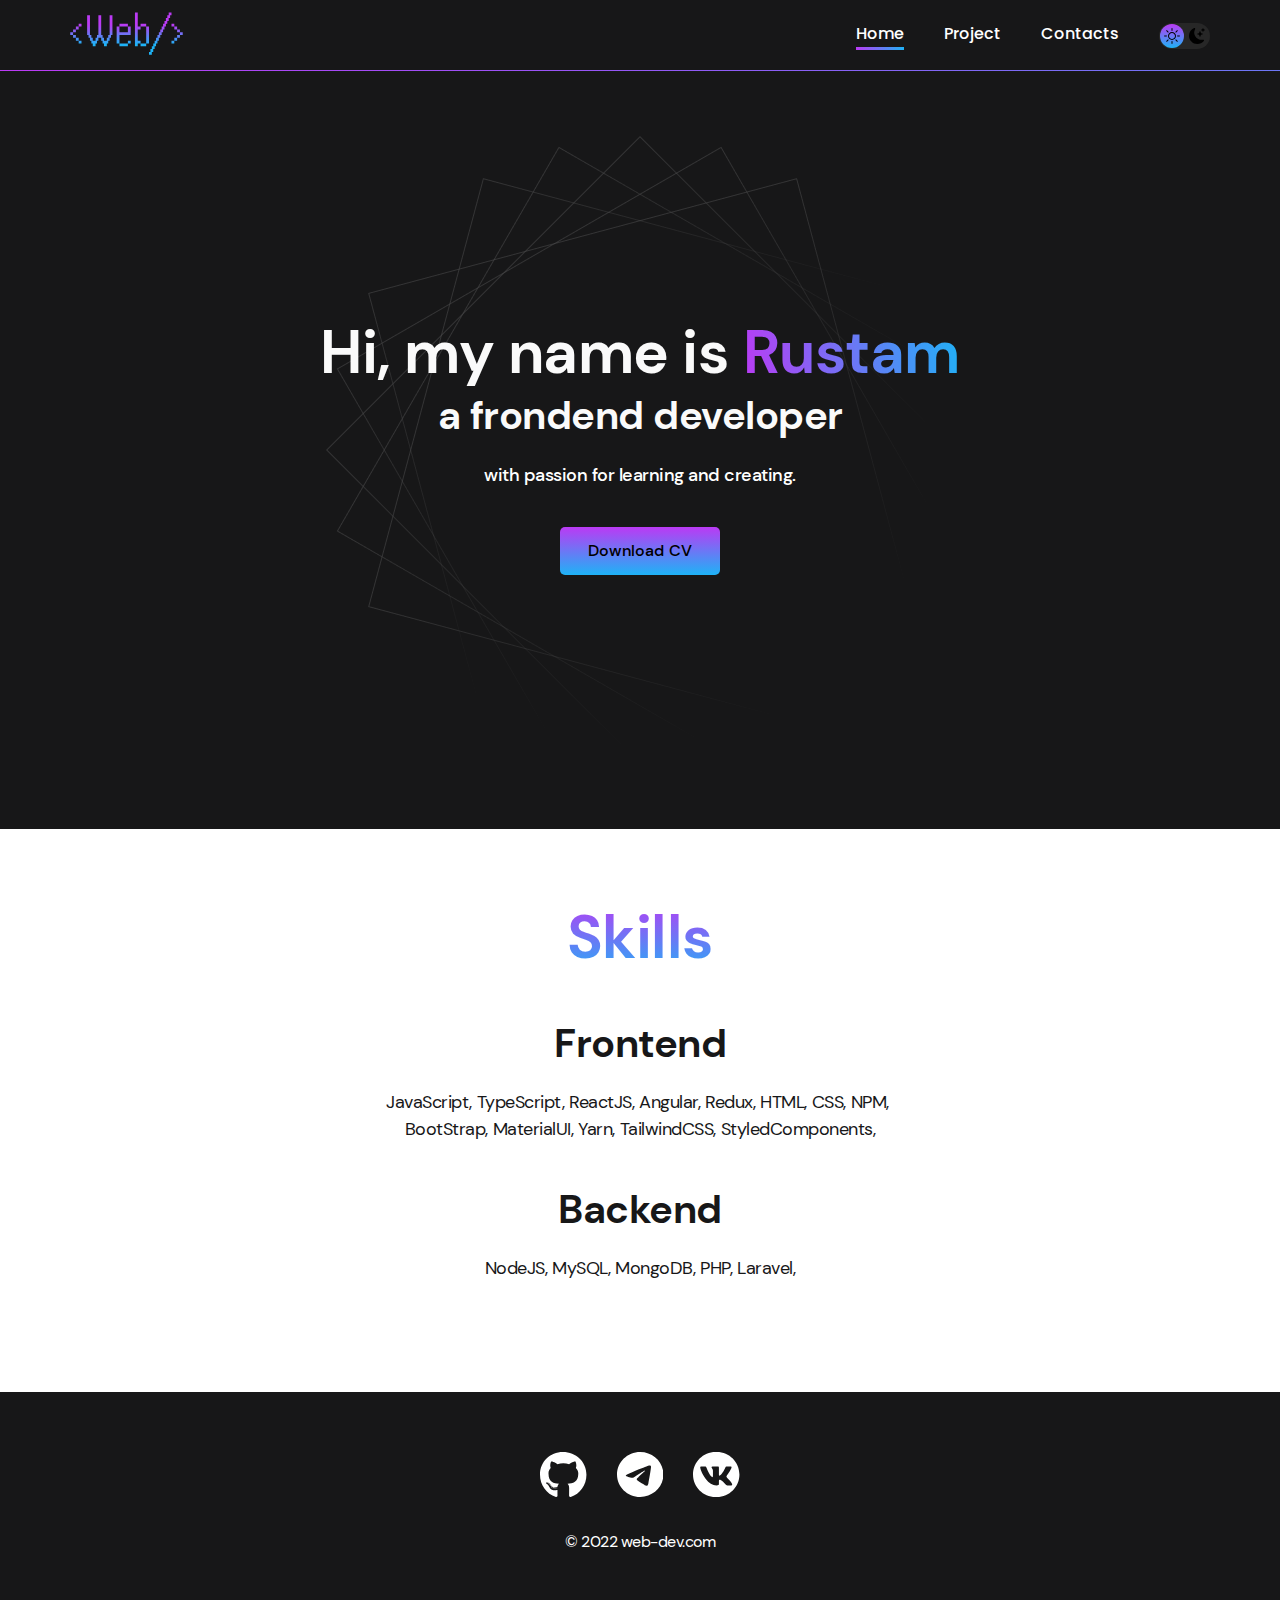
<file: index.html>
<!DOCTYPE html><html lang="ru" class="page"><head><meta charset="UTF-8"><meta name="viewport" content="width=device-width,initial-scale=1"><meta http-equiv="X-UA-Compatible" content="ie=edge"><meta name="theme-color" content="#111111"><title>MyPortfolio</title><link rel="preload" href="fonts/DMSansBold.woff2" as="font" type="font/woff2" crossorigin><link rel="preload" href="fonts/DMSansMedium.woff2" as="font" type="font/woff2" crossorigin><link rel="preload" href="fonts/DMSansRegular.woff2" as="font" type="font/woff2" crossorigin><link rel="preload" href="fonts/PoppinsBold.woff2" as="font" type="font/woff2" crossorigin><link rel="preload" href="fonts/PoppinsMedium.woff2" as="font" type="font/woff2" crossorigin><link rel="preload" href="fonts/PoppinsRegular.woff2" as="font" type="font/woff2" crossorigin><link rel="stylesheet" href="css/vendor.css"><link rel="stylesheet" href="css/main.css"><script defer="defer" src="js/main.js"></script></head><body class="page__body"><div class="site-container"><header class="header"><div class="container header__inner"><a href="index.html" class="logo"><img loading="lazy" src="img/svg/logo9.svg" class="image" width="113" height="42" alt="logo"></a><div class="nav__box-inner"><nav class="nav" title="Меню"><ul class="nav__list list-reset"><li class="nav__item"><a href="index.html" class="nav__link" title="Проекты">Home</a></li><li class="nav__item"><a href="skills.html" class="nav__link" title="Скилы">Project</a></li><li class="nav__item"><a href="contacts.html" class="nav__link" title="Контакты">Contacts</a></li></ul></nav><button class="btn-reset dark__mode-btn"><img loading="lazy" src="img/svg/sun.svg" class="image" width="" height="" alt="light mode"> <img loading="lazy" src="img/svg/moon.svg" class="image" width="" height="" alt="dark mode"></button></div></div></header><section class="hero"><div class="container"><div class="hero__content"><h1 class="hero__title"><strong>Hi, my name is <span class="hero__span">Rustam</span></strong><br>a frondend developer</h1><p class="hero__text">with passion for learning and creating.</p><button class="btn-reset btn" data-graph-path="">Download CV</button></div></div></section><section class="skills"><div class="container page-inner"><h2 class="page-inner__title">Skills</h2><div class="skills__frontend"><h2 class="skills__title">Frontend</h2><ul class="list-reset skills__list"><li class="skills__item">JavaScript,</li><li class="skills__item">TypeScript,</li><li class="skills__item">ReactJS,</li><li class="skills__item">Angular,</li><li class="skills__item">Redux,</li><li class="skills__item">HTML,</li><li class="skills__item">CSS,</li><li class="skills__item">NPM,</li><li class="skills__item">BootStrap,</li><li class="skills__item">MaterialUI,</li><li class="skills__item">Yarn,</li><li class="skills__item">TailwindCSS,</li><li class="skills__item">StyledComponents,</li></ul></div><div class="skills__backend"><h2 class="skills__title">Backend</h2><ul class="list-reset skills__list"><li class="skills__item">NodeJS,</li><li class="skills__item">MySQL,</li><li class="skills__item">MongoDB,</li><li class="skills__item">PHP,</li><li class="skills__item">Laravel,</li></ul></div></div></section><footer class="footer"><div class="container"><div class="footer__inner"><ul class="social list-reset" title=""><!-- <li class="social__item">
          <a href="#!" target="_blank" class="social__link _icon-vk" aria-label="моя страничка в Дискорде">
            <svg width="" height="" viewBox="0 0 32 31" fill="currentColor" xmlns="http://www.w3.org/2000/svg">
              <path fill-rule="evenodd" clip-rule="evenodd"
                d="M15.5 0C6.93959 0 0 6.93959 0 15.5C0 24.0604 6.93959 31 15.5 31H16.5C25.0604 31 32 24.0604 32 15.5C32 6.93959 25.0604 0 16.5 0H15.5ZM23.5122 9.03486C23.5244 9.03954 23.5344 9.04813 23.5404 9.05908C25.9884 12.4369 27.1975 16.2472 26.7454 20.6336C26.7449 20.6388 26.7437 20.6439 26.7419 20.6488C26.7406 20.6526 26.7388 20.6563 26.7366 20.6599C26.7318 20.6679 26.7251 20.6749 26.7172 20.6804C25.0787 21.8192 23.2452 22.6873 21.2955 23.2471C21.2817 23.2511 21.267 23.2509 21.2533 23.2465C21.2397 23.2422 21.2278 23.2339 21.2194 23.2229C20.8071 22.6861 20.4373 22.1216 20.1129 21.534C20.1085 21.5259 20.1059 21.517 20.1054 21.5078C20.1048 21.4987 20.1064 21.4896 20.1098 21.4811C20.1133 21.4726 20.1187 21.4648 20.1256 21.4584C20.1324 21.4519 20.1407 21.4469 20.1498 21.4437C20.7354 21.237 21.3013 20.9844 21.8416 20.6884C21.8514 20.6829 21.8596 20.6752 21.8655 20.666C21.8714 20.6569 21.8748 20.6465 21.8753 20.6358C21.8759 20.6251 21.8737 20.6144 21.8689 20.6047C21.864 20.5951 21.8567 20.5866 21.8476 20.5802C21.7331 20.5003 21.6194 20.4164 21.5109 20.3325C21.5011 20.325 21.4892 20.3202 21.4767 20.3188C21.4641 20.3174 21.4514 20.3193 21.44 20.3244C17.9343 21.8439 14.0936 21.8439 10.5459 20.3244C10.5345 20.3196 10.5219 20.3179 10.5096 20.3195C10.4972 20.3211 10.4855 20.3258 10.4759 20.3333C10.3674 20.4172 10.2537 20.5003 10.1401 20.5802C10.131 20.5867 10.1237 20.5952 10.119 20.6049C10.1142 20.6146 10.1121 20.6253 10.1127 20.636C10.1134 20.6467 10.1169 20.6571 10.1228 20.6662C10.1288 20.6753 10.1371 20.6829 10.1469 20.6884C10.6884 20.9819 11.2538 21.2347 11.8379 21.4444C11.847 21.4476 11.8553 21.4525 11.8622 21.4588C11.8691 21.4652 11.8745 21.4728 11.8781 21.4813C11.8816 21.4898 11.8832 21.4988 11.8828 21.5079C11.8823 21.517 11.8798 21.5259 11.8754 21.534C11.5565 22.1249 11.1861 22.6901 10.7681 23.2238C10.7595 23.2346 10.7476 23.2425 10.734 23.2467C10.7204 23.2509 10.7057 23.2511 10.692 23.2472C8.74586 22.6855 6.91552 21.8175 5.27911 20.6804C5.27125 20.6747 5.26471 20.6675 5.25986 20.6593C5.25502 20.6511 5.25197 20.6421 5.25091 20.6328C4.87325 16.8387 5.64309 12.9969 8.45339 9.05829C8.46026 9.04786 8.47041 9.03968 8.48244 9.0349C9.88773 8.42921 11.371 7.99764 12.8949 7.75106C12.9087 7.74901 12.9229 7.75092 12.9356 7.75654C12.9482 7.76216 12.9588 7.77122 12.9658 7.78254C13.1725 8.12554 13.3587 8.47898 13.5238 8.84125C15.1664 8.60726 16.8371 8.60726 18.4796 8.84125C18.6436 8.4799 18.827 8.12655 19.0289 7.78254C19.0357 7.77097 19.0462 7.76169 19.059 7.75604C19.0717 7.75039 19.086 7.74864 19.0998 7.75106C20.6236 7.99816 22.1068 8.42969 23.5122 9.03486ZM10.4571 16.273C10.4571 17.4027 11.3372 18.3226 12.4053 18.3226C13.4903 18.3226 14.3534 17.4027 14.3534 16.2729C14.3705 15.1513 13.4989 14.2234 12.4053 14.2234C11.3201 14.2234 10.4571 15.1433 10.4571 16.273ZM17.6601 16.273C17.6601 17.4027 18.5402 18.3226 19.6082 18.3226C20.702 18.3226 21.5564 17.4027 21.5564 16.2729C21.5735 15.1513 20.702 14.2234 19.6082 14.2234C18.5231 14.2234 17.6601 15.1433 17.6601 16.273Z" />
            </svg>
          </a>
        </li> --><li class="social__item"><a href="#!" target="_blank" class="social__link" aria-label="моя страничка в Гитхабе"><svg width="" height="" viewBox="0 0 32 31" fill="currentColor" xmlns="http://www.w3.org/2000/svg"><path d="M10.7032 24.9612C10.7032 25.0893 10.5549 25.1919 10.3677 25.1919C10.1549 25.2112 10.0065 25.1086 10.0065 24.9612C10.0065 24.8329 10.1549 24.7304 10.3419 24.7304C10.5355 24.7112 10.7032 24.8137 10.7032 24.9612ZM8.69676 24.6727C8.65162 24.8008 8.78063 24.9483 8.97423 24.9868C9.1419 25.0509 9.33549 24.9868 9.37423 24.8586C9.41288 24.7304 9.29036 24.583 9.09676 24.5252C8.92901 24.4804 8.74189 24.5445 8.69676 24.6727ZM11.5484 24.5637C11.3613 24.6086 11.2323 24.7304 11.2516 24.8778C11.271 25.006 11.4387 25.0893 11.6323 25.0445C11.8194 24.9996 11.9484 24.8778 11.929 24.7496C11.9096 24.6278 11.7355 24.5445 11.5484 24.5637ZM15.7935 0C6.84516 0 0 6.74989 0 15.6407C0 22.7496 4.50323 28.8329 10.9355 30.9739C11.7613 31.1213 12.0516 30.6149 12.0516 30.1982C12.0516 29.8008 12.0323 27.6085 12.0323 26.2624C12.0323 26.2624 7.51613 27.2239 6.56774 24.3521C6.56774 24.3521 5.83226 22.4868 4.77419 22.006C4.77419 22.006 3.29677 20.9997 4.87742 21.0189C4.87742 21.0189 6.48387 21.1471 7.36774 22.6727C8.78063 25.147 11.1484 24.4355 12.071 24.0124C12.2194 22.9868 12.6387 22.2753 13.1032 21.8522C9.49676 21.4547 5.85806 20.9356 5.85806 14.769C5.85806 13.0062 6.34839 12.1216 7.38065 10.9934C7.2129 10.5767 6.66451 8.85883 7.54839 6.64092C8.89676 6.22425 12 8.37162 12 8.37162C13.2904 8.01269 14.6774 7.8268 16.0516 7.8268C17.4258 7.8268 18.8129 8.01269 20.1032 8.37162C20.1032 8.37162 23.2065 6.21785 24.5549 6.64092C25.4387 8.86527 24.8904 10.5767 24.7226 10.9934C25.7549 12.128 26.3871 13.0126 26.3871 14.769C26.3871 20.9548 22.5871 21.4484 18.9806 21.8522C19.5742 22.3586 20.0774 23.3202 20.0774 24.8265C20.0774 26.9867 20.0581 29.6598 20.0581 30.1854C20.0581 30.6021 20.3549 31.1084 21.1742 30.961C27.6258 28.8329 32 22.7496 32 15.6407C32 6.74989 24.7419 0 15.7935 0ZM6.27096 22.1086C6.1871 22.1727 6.20645 22.3201 6.31613 22.442C6.41935 22.5445 6.56774 22.5894 6.65161 22.506C6.73549 22.442 6.71613 22.2945 6.60645 22.1727C6.50323 22.0701 6.35484 22.0253 6.27096 22.1086ZM5.5742 21.5894C5.52904 21.6727 5.59355 21.7753 5.72258 21.8394C5.82581 21.9035 5.95484 21.8842 6 21.7945C6.04516 21.7112 5.98065 21.6086 5.85161 21.5445C5.72258 21.506 5.61935 21.5253 5.5742 21.5894ZM7.66451 23.8714C7.56129 23.9547 7.6 24.1471 7.74839 24.2688C7.89677 24.4163 8.08387 24.4355 8.16774 24.333C8.25161 24.2496 8.2129 24.0573 8.08387 23.9355C7.94194 23.788 7.74839 23.7689 7.66451 23.8714ZM6.92904 22.9291C6.82581 22.9933 6.82581 23.1598 6.92904 23.3074C7.03226 23.4548 7.20645 23.5189 7.29032 23.4548C7.39355 23.3714 7.39355 23.2048 7.29032 23.0573C7.2 22.9099 7.03226 22.8457 6.92904 22.9291Z"/></svg></a></li><!-- <li class="social__item">
          <a href="#!" target="_blank" class="social__link" aria-label="моя страничка в Инстаграме">
            <svg width="" height="" viewBox="0 0 32 31" fill="currentColor" xmlns="http://www.w3.org/2000/svg">
              <path fill-rule="evenodd" clip-rule="evenodd"
                d="M15.5 0C6.93959 0 0 6.93959 0 15.5C0 24.0604 6.93959 31 15.5 31H16.5C25.0604 31 32 24.0604 32 15.5C32 6.93959 25.0604 0 16.5 0H15.5ZM11.3881 15C11.3881 12.4455 13.4481 10.385 16.002 10.385C18.556 10.385 20.616 12.4455 20.616 15C20.616 17.5545 18.556 19.615 16.002 19.615C13.4481 19.615 11.3881 17.5545 11.3881 15ZM13.0023 15C13.0023 16.6548 14.3516 18.0003 16.002 18.0003C17.6524 18.0003 19.0017 16.6548 19.0017 15C19.0017 13.3452 17.6564 11.9997 16.002 11.9997C14.3476 11.9997 13.0023 13.3452 13.0023 15ZM20.8047 11.2727C21.399 11.2727 21.8809 10.7947 21.8809 10.1963C21.8809 9.60181 21.399 9.11983 20.8047 9.11983C20.2104 9.11983 19.7285 9.60181 19.7285 10.1963C19.7285 10.7907 20.2064 11.2727 20.8047 11.2727ZM23.4831 7.51724C24.5392 8.56956 24.8685 9.84682 24.9368 11.2887C25.0211 12.7749 25.0211 17.2251 24.9368 18.7113C24.8645 20.1532 24.5352 21.4304 23.4831 22.4828C22.431 23.5391 21.1541 23.8685 19.7125 23.9367C18.2266 24.0211 13.7734 24.0211 12.2875 23.9367C10.846 23.8644 9.57301 23.5351 8.5169 22.4828C7.46079 21.4304 7.13151 20.1532 7.06325 18.7113C6.97892 17.2251 6.97892 12.7708 7.06325 11.2847C7.13553 9.8428 7.46079 8.56555 8.5169 7.51322C9.57301 6.4609 10.85 6.13154 12.2875 6.06326C13.7734 5.97891 18.2266 5.97891 19.7125 6.06326C21.1541 6.13556 22.431 6.46491 23.4831 7.51724ZM21.3066 22.0169C22.0977 21.6996 22.7041 21.0931 23.0173 20.3058C23.4203 19.293 23.3978 17.0775 23.3833 15.6414C23.3809 15.4031 23.3787 15.1863 23.3787 15C23.3787 14.8137 23.3809 14.5969 23.3833 14.3587C23.3978 12.9233 23.4202 10.7104 23.0173 9.69419C22.7001 8.90294 22.0937 8.29644 21.3066 7.98315C20.2908 7.58227 18.0651 7.60362 16.6297 7.6174C16.3968 7.61963 16.1847 7.62167 16.002 7.62167C15.8157 7.62167 15.599 7.61947 15.3609 7.61706C13.9258 7.60251 11.7134 7.58009 10.6974 7.98315C9.9063 8.30046 9.29994 8.90695 8.98673 9.69419C8.58593 10.7102 8.60728 12.9365 8.62105 14.3722C8.62329 14.6051 8.62532 14.8173 8.62532 15C8.62532 15.1863 8.62312 15.4031 8.62071 15.6412C8.60617 17.0766 8.58376 19.2896 8.98673 20.3058C9.30396 21.0971 9.91032 21.7036 10.6974 22.0169C11.7132 22.4178 13.939 22.3964 15.3744 22.3826C15.6072 22.3804 15.8193 22.3784 16.002 22.3784C16.1883 22.3784 16.405 22.3806 16.6431 22.383C18.0782 22.3975 20.2906 22.4199 21.3066 22.0169Z" />
            </svg>
          </a>
        </li> --><li class="social__item"><a href="https://t.me/ProgrammerJS" target="_blank" class="social__link" aria-label="моя страничка в Телеграме"><svg width="" height="" viewBox="0 0 32 31" fill="currentColor" xmlns="http://www.w3.org/2000/svg"><path d="M16 0C7.16342 0 0 6.93956 0 15.5C0 24.0604 7.16342 31 16 31C24.8366 31 32 24.0604 32 15.5C32 6.93956 24.8366 0 16 0ZM23.4163 10.5413C23.1755 12.9922 22.1336 18.9399 21.6034 21.685C21.3791 22.8465 20.9374 23.236 20.5099 23.2741C19.5809 23.3569 18.8752 22.6792 17.9753 22.1077C16.5671 21.2135 15.7715 20.6568 14.4046 19.7842C12.8249 18.7757 13.849 18.2217 14.7492 17.3154C14.9848 17.0784 19.0787 13.4711 19.1579 13.1438C19.1678 13.1029 19.1773 12.9501 19.0835 12.8698C18.9897 12.7896 18.8519 12.8168 18.7522 12.8386C18.611 12.8696 16.3614 14.3101 12.0033 17.1599C11.3648 17.5847 10.7864 17.7916 10.2682 17.7808C9.6969 17.7689 8.598 17.4679 7.78103 17.2106C6.77903 16.8951 5.98264 16.7283 6.052 16.1924C6.08813 15.9133 6.4849 15.6279 7.24232 15.3362C11.9067 13.3675 15.0169 12.0696 16.5732 11.4424C21.0165 9.652 21.9398 9.341 22.5416 9.33062C22.674 9.3285 22.9699 9.36025 23.1616 9.51094C23.2891 9.61828 23.3704 9.76808 23.3894 9.93069C23.4218 10.1326 23.4309 10.3374 23.4163 10.5413V10.5413Z"/></svg></a></li><li class="social__item"><a href="https://vk.com/codecat_fluffy" target="_blank" class="social__link" aria-label="моя страничка в ВКонтакте"><svg width="" height="" viewBox="0 0 32 31" fill="currentColor" xmlns="http://www.w3.org/2000/svg"><linearGradient id="g1" gradientUnits="userSpaceOnUse" x1="10.9111" y1="0.0449" x2="12.9916" y2="23.8254"><stop offset="0" style="stop-color:#bb3af4"/><stop offset="1" style="stop-color:#1eb3f6"/></linearGradient><path fill-rule="evenodd" clip-rule="evenodd" d="M15.5 0C6.93959 0 0 6.93959 0 15.5C0 24.0604 6.93959 31 15.5 31H16.5C25.0604 31 32 24.0604 32 15.5C32 6.93959 25.0604 0 16.5 0H15.5ZM25.7716 10C26.4986 10 26.6497 10.3738 26.4986 10.8816C26.1964 12.275 23.2599 16.3863 23.2558 16.3904C23.0027 16.7966 22.9005 16.9997 23.2558 17.4547C23.2825 17.4921 23.418 17.6299 23.6228 17.8381C24.4847 18.7144 26.5742 20.8388 26.9438 21.9844C27.1439 22.6588 26.7967 23 26.1106 23H23.7051C23.0626 23 22.7384 22.6414 22.0365 21.8651C21.7389 21.5359 21.3735 21.1317 20.8871 20.6478C19.4576 19.2788 18.8451 19.1 18.4897 19.1C17.8379 19.1 17.8395 19.2845 17.8549 21.0007C17.8576 21.306 17.8608 21.6598 17.8608 22.0697C17.8608 22.6588 17.6729 23 16.1414 23C13.5929 23 10.7912 21.4603 8.80228 18.6207C5.81681 14.4606 5 11.3122 5 10.6784C5 10.3209 5.13886 10 5.82498 10H8.23051C8.8472 10 9.08 10.2681 9.31688 10.9303C10.4931 14.3428 12.478 17.3247 13.2948 17.3247C13.6011 17.3247 13.74 17.1825 13.74 16.4106V12.8844C13.6844 11.8796 13.3321 11.4448 13.0713 11.123C12.9104 10.9243 12.7842 10.7686 12.7842 10.5484C12.7842 10.2844 13.013 10 13.3969 10H17.1787C17.6851 10 17.8567 10.2722 17.8567 10.8816V15.6225C17.8567 16.1303 18.0895 16.3091 18.2406 16.3091C18.5469 16.3091 18.8042 16.1303 19.3637 15.5738C21.0954 13.6481 22.3206 10.6784 22.3206 10.6784C22.4717 10.3209 22.7535 10 23.3661 10H25.7716Z"/></svg></a></li></ul><p class="copyright">© 2022 web-dev.com</p></div></div></footer></div></body></html>
</file>
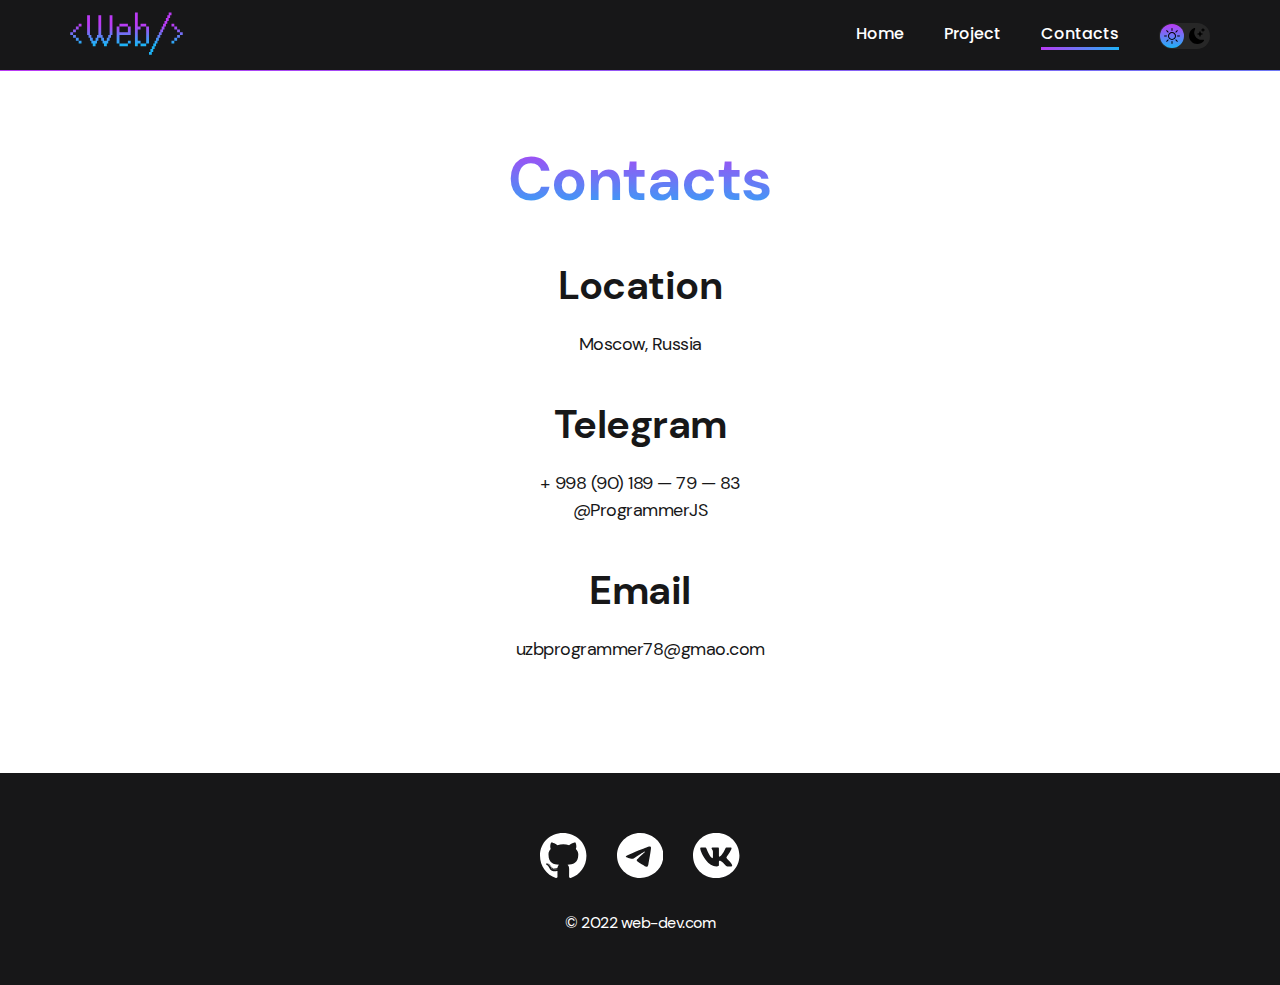
<file: contacts.html>
<!DOCTYPE html><html lang="ru" class="page"><head><meta charset="UTF-8"><meta name="viewport" content="width=device-width,initial-scale=1"><meta http-equiv="X-UA-Compatible" content="ie=edge"><meta name="theme-color" content="#111111"><title>MyPortfolio</title><link rel="preload" href="fonts/DMSansBold.woff2" as="font" type="font/woff2" crossorigin><link rel="preload" href="fonts/DMSansMedium.woff2" as="font" type="font/woff2" crossorigin><link rel="preload" href="fonts/DMSansRegular.woff2" as="font" type="font/woff2" crossorigin><link rel="preload" href="fonts/PoppinsBold.woff2" as="font" type="font/woff2" crossorigin><link rel="preload" href="fonts/PoppinsMedium.woff2" as="font" type="font/woff2" crossorigin><link rel="preload" href="fonts/PoppinsRegular.woff2" as="font" type="font/woff2" crossorigin><link rel="stylesheet" href="css/vendor.css"><link rel="stylesheet" href="css/main.css"><script defer="defer" src="js/main.js"></script></head><body class="page__body"><div class="site-container"><header class="header"><div class="container header__inner"><a href="index.html" class="logo"><img loading="lazy" src="img/svg/logo9.svg" class="image" width="113" height="42" alt="logo"></a><div class="nav__box-inner"><nav class="nav" title="Меню"><ul class="nav__list list-reset"><li class="nav__item"><a href="index.html" class="nav__link" title="Проекты">Home</a></li><li class="nav__item"><a href="skills.html" class="nav__link" title="Скилы">Project</a></li><li class="nav__item"><a href="contacts.html" class="nav__link" title="Контакты">Contacts</a></li></ul></nav><button class="btn-reset dark__mode-btn"><img loading="lazy" src="img/svg/sun.svg" class="image" width="" height="" alt="light mode"> <img loading="lazy" src="img/svg/moon.svg" class="image" width="" height="" alt="dark mode"></button></div></div></header><section class="contacts"><div class="container page-inner"><h2 class="page-inner__title">Contacts</h2><dl class="list-reset contacts__list"><dt>Location</dt><dd>Moscow, Russia</dd><dt>Telegram</dt><dd><a href="tel:998901897983">+ 998 (90) 189 — 79 — 83</a><br><a href="https://t.me/ProgrammerJS">@ProgrammerJS</a></dd><dt>Email</dt><dd><a href="mailto:uzbprogrammer78@gmao.com">uzbprogrammer78@gmao.com</a></dd></dl></div></section><footer class="footer"><div class="container"><div class="footer__inner"><ul class="social list-reset" title=""><!-- <li class="social__item">
          <a href="#!" target="_blank" class="social__link _icon-vk" aria-label="моя страничка в Дискорде">
            <svg width="" height="" viewBox="0 0 32 31" fill="currentColor" xmlns="http://www.w3.org/2000/svg">
              <path fill-rule="evenodd" clip-rule="evenodd"
                d="M15.5 0C6.93959 0 0 6.93959 0 15.5C0 24.0604 6.93959 31 15.5 31H16.5C25.0604 31 32 24.0604 32 15.5C32 6.93959 25.0604 0 16.5 0H15.5ZM23.5122 9.03486C23.5244 9.03954 23.5344 9.04813 23.5404 9.05908C25.9884 12.4369 27.1975 16.2472 26.7454 20.6336C26.7449 20.6388 26.7437 20.6439 26.7419 20.6488C26.7406 20.6526 26.7388 20.6563 26.7366 20.6599C26.7318 20.6679 26.7251 20.6749 26.7172 20.6804C25.0787 21.8192 23.2452 22.6873 21.2955 23.2471C21.2817 23.2511 21.267 23.2509 21.2533 23.2465C21.2397 23.2422 21.2278 23.2339 21.2194 23.2229C20.8071 22.6861 20.4373 22.1216 20.1129 21.534C20.1085 21.5259 20.1059 21.517 20.1054 21.5078C20.1048 21.4987 20.1064 21.4896 20.1098 21.4811C20.1133 21.4726 20.1187 21.4648 20.1256 21.4584C20.1324 21.4519 20.1407 21.4469 20.1498 21.4437C20.7354 21.237 21.3013 20.9844 21.8416 20.6884C21.8514 20.6829 21.8596 20.6752 21.8655 20.666C21.8714 20.6569 21.8748 20.6465 21.8753 20.6358C21.8759 20.6251 21.8737 20.6144 21.8689 20.6047C21.864 20.5951 21.8567 20.5866 21.8476 20.5802C21.7331 20.5003 21.6194 20.4164 21.5109 20.3325C21.5011 20.325 21.4892 20.3202 21.4767 20.3188C21.4641 20.3174 21.4514 20.3193 21.44 20.3244C17.9343 21.8439 14.0936 21.8439 10.5459 20.3244C10.5345 20.3196 10.5219 20.3179 10.5096 20.3195C10.4972 20.3211 10.4855 20.3258 10.4759 20.3333C10.3674 20.4172 10.2537 20.5003 10.1401 20.5802C10.131 20.5867 10.1237 20.5952 10.119 20.6049C10.1142 20.6146 10.1121 20.6253 10.1127 20.636C10.1134 20.6467 10.1169 20.6571 10.1228 20.6662C10.1288 20.6753 10.1371 20.6829 10.1469 20.6884C10.6884 20.9819 11.2538 21.2347 11.8379 21.4444C11.847 21.4476 11.8553 21.4525 11.8622 21.4588C11.8691 21.4652 11.8745 21.4728 11.8781 21.4813C11.8816 21.4898 11.8832 21.4988 11.8828 21.5079C11.8823 21.517 11.8798 21.5259 11.8754 21.534C11.5565 22.1249 11.1861 22.6901 10.7681 23.2238C10.7595 23.2346 10.7476 23.2425 10.734 23.2467C10.7204 23.2509 10.7057 23.2511 10.692 23.2472C8.74586 22.6855 6.91552 21.8175 5.27911 20.6804C5.27125 20.6747 5.26471 20.6675 5.25986 20.6593C5.25502 20.6511 5.25197 20.6421 5.25091 20.6328C4.87325 16.8387 5.64309 12.9969 8.45339 9.05829C8.46026 9.04786 8.47041 9.03968 8.48244 9.0349C9.88773 8.42921 11.371 7.99764 12.8949 7.75106C12.9087 7.74901 12.9229 7.75092 12.9356 7.75654C12.9482 7.76216 12.9588 7.77122 12.9658 7.78254C13.1725 8.12554 13.3587 8.47898 13.5238 8.84125C15.1664 8.60726 16.8371 8.60726 18.4796 8.84125C18.6436 8.4799 18.827 8.12655 19.0289 7.78254C19.0357 7.77097 19.0462 7.76169 19.059 7.75604C19.0717 7.75039 19.086 7.74864 19.0998 7.75106C20.6236 7.99816 22.1068 8.42969 23.5122 9.03486ZM10.4571 16.273C10.4571 17.4027 11.3372 18.3226 12.4053 18.3226C13.4903 18.3226 14.3534 17.4027 14.3534 16.2729C14.3705 15.1513 13.4989 14.2234 12.4053 14.2234C11.3201 14.2234 10.4571 15.1433 10.4571 16.273ZM17.6601 16.273C17.6601 17.4027 18.5402 18.3226 19.6082 18.3226C20.702 18.3226 21.5564 17.4027 21.5564 16.2729C21.5735 15.1513 20.702 14.2234 19.6082 14.2234C18.5231 14.2234 17.6601 15.1433 17.6601 16.273Z" />
            </svg>
          </a>
        </li> --><li class="social__item"><a href="#!" target="_blank" class="social__link" aria-label="моя страничка в Гитхабе"><svg width="" height="" viewBox="0 0 32 31" fill="currentColor" xmlns="http://www.w3.org/2000/svg"><path d="M10.7032 24.9612C10.7032 25.0893 10.5549 25.1919 10.3677 25.1919C10.1549 25.2112 10.0065 25.1086 10.0065 24.9612C10.0065 24.8329 10.1549 24.7304 10.3419 24.7304C10.5355 24.7112 10.7032 24.8137 10.7032 24.9612ZM8.69676 24.6727C8.65162 24.8008 8.78063 24.9483 8.97423 24.9868C9.1419 25.0509 9.33549 24.9868 9.37423 24.8586C9.41288 24.7304 9.29036 24.583 9.09676 24.5252C8.92901 24.4804 8.74189 24.5445 8.69676 24.6727ZM11.5484 24.5637C11.3613 24.6086 11.2323 24.7304 11.2516 24.8778C11.271 25.006 11.4387 25.0893 11.6323 25.0445C11.8194 24.9996 11.9484 24.8778 11.929 24.7496C11.9096 24.6278 11.7355 24.5445 11.5484 24.5637ZM15.7935 0C6.84516 0 0 6.74989 0 15.6407C0 22.7496 4.50323 28.8329 10.9355 30.9739C11.7613 31.1213 12.0516 30.6149 12.0516 30.1982C12.0516 29.8008 12.0323 27.6085 12.0323 26.2624C12.0323 26.2624 7.51613 27.2239 6.56774 24.3521C6.56774 24.3521 5.83226 22.4868 4.77419 22.006C4.77419 22.006 3.29677 20.9997 4.87742 21.0189C4.87742 21.0189 6.48387 21.1471 7.36774 22.6727C8.78063 25.147 11.1484 24.4355 12.071 24.0124C12.2194 22.9868 12.6387 22.2753 13.1032 21.8522C9.49676 21.4547 5.85806 20.9356 5.85806 14.769C5.85806 13.0062 6.34839 12.1216 7.38065 10.9934C7.2129 10.5767 6.66451 8.85883 7.54839 6.64092C8.89676 6.22425 12 8.37162 12 8.37162C13.2904 8.01269 14.6774 7.8268 16.0516 7.8268C17.4258 7.8268 18.8129 8.01269 20.1032 8.37162C20.1032 8.37162 23.2065 6.21785 24.5549 6.64092C25.4387 8.86527 24.8904 10.5767 24.7226 10.9934C25.7549 12.128 26.3871 13.0126 26.3871 14.769C26.3871 20.9548 22.5871 21.4484 18.9806 21.8522C19.5742 22.3586 20.0774 23.3202 20.0774 24.8265C20.0774 26.9867 20.0581 29.6598 20.0581 30.1854C20.0581 30.6021 20.3549 31.1084 21.1742 30.961C27.6258 28.8329 32 22.7496 32 15.6407C32 6.74989 24.7419 0 15.7935 0ZM6.27096 22.1086C6.1871 22.1727 6.20645 22.3201 6.31613 22.442C6.41935 22.5445 6.56774 22.5894 6.65161 22.506C6.73549 22.442 6.71613 22.2945 6.60645 22.1727C6.50323 22.0701 6.35484 22.0253 6.27096 22.1086ZM5.5742 21.5894C5.52904 21.6727 5.59355 21.7753 5.72258 21.8394C5.82581 21.9035 5.95484 21.8842 6 21.7945C6.04516 21.7112 5.98065 21.6086 5.85161 21.5445C5.72258 21.506 5.61935 21.5253 5.5742 21.5894ZM7.66451 23.8714C7.56129 23.9547 7.6 24.1471 7.74839 24.2688C7.89677 24.4163 8.08387 24.4355 8.16774 24.333C8.25161 24.2496 8.2129 24.0573 8.08387 23.9355C7.94194 23.788 7.74839 23.7689 7.66451 23.8714ZM6.92904 22.9291C6.82581 22.9933 6.82581 23.1598 6.92904 23.3074C7.03226 23.4548 7.20645 23.5189 7.29032 23.4548C7.39355 23.3714 7.39355 23.2048 7.29032 23.0573C7.2 22.9099 7.03226 22.8457 6.92904 22.9291Z"/></svg></a></li><!-- <li class="social__item">
          <a href="#!" target="_blank" class="social__link" aria-label="моя страничка в Инстаграме">
            <svg width="" height="" viewBox="0 0 32 31" fill="currentColor" xmlns="http://www.w3.org/2000/svg">
              <path fill-rule="evenodd" clip-rule="evenodd"
                d="M15.5 0C6.93959 0 0 6.93959 0 15.5C0 24.0604 6.93959 31 15.5 31H16.5C25.0604 31 32 24.0604 32 15.5C32 6.93959 25.0604 0 16.5 0H15.5ZM11.3881 15C11.3881 12.4455 13.4481 10.385 16.002 10.385C18.556 10.385 20.616 12.4455 20.616 15C20.616 17.5545 18.556 19.615 16.002 19.615C13.4481 19.615 11.3881 17.5545 11.3881 15ZM13.0023 15C13.0023 16.6548 14.3516 18.0003 16.002 18.0003C17.6524 18.0003 19.0017 16.6548 19.0017 15C19.0017 13.3452 17.6564 11.9997 16.002 11.9997C14.3476 11.9997 13.0023 13.3452 13.0023 15ZM20.8047 11.2727C21.399 11.2727 21.8809 10.7947 21.8809 10.1963C21.8809 9.60181 21.399 9.11983 20.8047 9.11983C20.2104 9.11983 19.7285 9.60181 19.7285 10.1963C19.7285 10.7907 20.2064 11.2727 20.8047 11.2727ZM23.4831 7.51724C24.5392 8.56956 24.8685 9.84682 24.9368 11.2887C25.0211 12.7749 25.0211 17.2251 24.9368 18.7113C24.8645 20.1532 24.5352 21.4304 23.4831 22.4828C22.431 23.5391 21.1541 23.8685 19.7125 23.9367C18.2266 24.0211 13.7734 24.0211 12.2875 23.9367C10.846 23.8644 9.57301 23.5351 8.5169 22.4828C7.46079 21.4304 7.13151 20.1532 7.06325 18.7113C6.97892 17.2251 6.97892 12.7708 7.06325 11.2847C7.13553 9.8428 7.46079 8.56555 8.5169 7.51322C9.57301 6.4609 10.85 6.13154 12.2875 6.06326C13.7734 5.97891 18.2266 5.97891 19.7125 6.06326C21.1541 6.13556 22.431 6.46491 23.4831 7.51724ZM21.3066 22.0169C22.0977 21.6996 22.7041 21.0931 23.0173 20.3058C23.4203 19.293 23.3978 17.0775 23.3833 15.6414C23.3809 15.4031 23.3787 15.1863 23.3787 15C23.3787 14.8137 23.3809 14.5969 23.3833 14.3587C23.3978 12.9233 23.4202 10.7104 23.0173 9.69419C22.7001 8.90294 22.0937 8.29644 21.3066 7.98315C20.2908 7.58227 18.0651 7.60362 16.6297 7.6174C16.3968 7.61963 16.1847 7.62167 16.002 7.62167C15.8157 7.62167 15.599 7.61947 15.3609 7.61706C13.9258 7.60251 11.7134 7.58009 10.6974 7.98315C9.9063 8.30046 9.29994 8.90695 8.98673 9.69419C8.58593 10.7102 8.60728 12.9365 8.62105 14.3722C8.62329 14.6051 8.62532 14.8173 8.62532 15C8.62532 15.1863 8.62312 15.4031 8.62071 15.6412C8.60617 17.0766 8.58376 19.2896 8.98673 20.3058C9.30396 21.0971 9.91032 21.7036 10.6974 22.0169C11.7132 22.4178 13.939 22.3964 15.3744 22.3826C15.6072 22.3804 15.8193 22.3784 16.002 22.3784C16.1883 22.3784 16.405 22.3806 16.6431 22.383C18.0782 22.3975 20.2906 22.4199 21.3066 22.0169Z" />
            </svg>
          </a>
        </li> --><li class="social__item"><a href="https://t.me/ProgrammerJS" target="_blank" class="social__link" aria-label="моя страничка в Телеграме"><svg width="" height="" viewBox="0 0 32 31" fill="currentColor" xmlns="http://www.w3.org/2000/svg"><path d="M16 0C7.16342 0 0 6.93956 0 15.5C0 24.0604 7.16342 31 16 31C24.8366 31 32 24.0604 32 15.5C32 6.93956 24.8366 0 16 0ZM23.4163 10.5413C23.1755 12.9922 22.1336 18.9399 21.6034 21.685C21.3791 22.8465 20.9374 23.236 20.5099 23.2741C19.5809 23.3569 18.8752 22.6792 17.9753 22.1077C16.5671 21.2135 15.7715 20.6568 14.4046 19.7842C12.8249 18.7757 13.849 18.2217 14.7492 17.3154C14.9848 17.0784 19.0787 13.4711 19.1579 13.1438C19.1678 13.1029 19.1773 12.9501 19.0835 12.8698C18.9897 12.7896 18.8519 12.8168 18.7522 12.8386C18.611 12.8696 16.3614 14.3101 12.0033 17.1599C11.3648 17.5847 10.7864 17.7916 10.2682 17.7808C9.6969 17.7689 8.598 17.4679 7.78103 17.2106C6.77903 16.8951 5.98264 16.7283 6.052 16.1924C6.08813 15.9133 6.4849 15.6279 7.24232 15.3362C11.9067 13.3675 15.0169 12.0696 16.5732 11.4424C21.0165 9.652 21.9398 9.341 22.5416 9.33062C22.674 9.3285 22.9699 9.36025 23.1616 9.51094C23.2891 9.61828 23.3704 9.76808 23.3894 9.93069C23.4218 10.1326 23.4309 10.3374 23.4163 10.5413V10.5413Z"/></svg></a></li><li class="social__item"><a href="https://vk.com/codecat_fluffy" target="_blank" class="social__link" aria-label="моя страничка в ВКонтакте"><svg width="" height="" viewBox="0 0 32 31" fill="currentColor" xmlns="http://www.w3.org/2000/svg"><linearGradient id="g1" gradientUnits="userSpaceOnUse" x1="10.9111" y1="0.0449" x2="12.9916" y2="23.8254"><stop offset="0" style="stop-color:#bb3af4"/><stop offset="1" style="stop-color:#1eb3f6"/></linearGradient><path fill-rule="evenodd" clip-rule="evenodd" d="M15.5 0C6.93959 0 0 6.93959 0 15.5C0 24.0604 6.93959 31 15.5 31H16.5C25.0604 31 32 24.0604 32 15.5C32 6.93959 25.0604 0 16.5 0H15.5ZM25.7716 10C26.4986 10 26.6497 10.3738 26.4986 10.8816C26.1964 12.275 23.2599 16.3863 23.2558 16.3904C23.0027 16.7966 22.9005 16.9997 23.2558 17.4547C23.2825 17.4921 23.418 17.6299 23.6228 17.8381C24.4847 18.7144 26.5742 20.8388 26.9438 21.9844C27.1439 22.6588 26.7967 23 26.1106 23H23.7051C23.0626 23 22.7384 22.6414 22.0365 21.8651C21.7389 21.5359 21.3735 21.1317 20.8871 20.6478C19.4576 19.2788 18.8451 19.1 18.4897 19.1C17.8379 19.1 17.8395 19.2845 17.8549 21.0007C17.8576 21.306 17.8608 21.6598 17.8608 22.0697C17.8608 22.6588 17.6729 23 16.1414 23C13.5929 23 10.7912 21.4603 8.80228 18.6207C5.81681 14.4606 5 11.3122 5 10.6784C5 10.3209 5.13886 10 5.82498 10H8.23051C8.8472 10 9.08 10.2681 9.31688 10.9303C10.4931 14.3428 12.478 17.3247 13.2948 17.3247C13.6011 17.3247 13.74 17.1825 13.74 16.4106V12.8844C13.6844 11.8796 13.3321 11.4448 13.0713 11.123C12.9104 10.9243 12.7842 10.7686 12.7842 10.5484C12.7842 10.2844 13.013 10 13.3969 10H17.1787C17.6851 10 17.8567 10.2722 17.8567 10.8816V15.6225C17.8567 16.1303 18.0895 16.3091 18.2406 16.3091C18.5469 16.3091 18.8042 16.1303 19.3637 15.5738C21.0954 13.6481 22.3206 10.6784 22.3206 10.6784C22.4717 10.3209 22.7535 10 23.3661 10H25.7716Z"/></svg></a></li></ul><p class="copyright">© 2022 web-dev.com</p></div></div></footer></div></body></html>
</file>
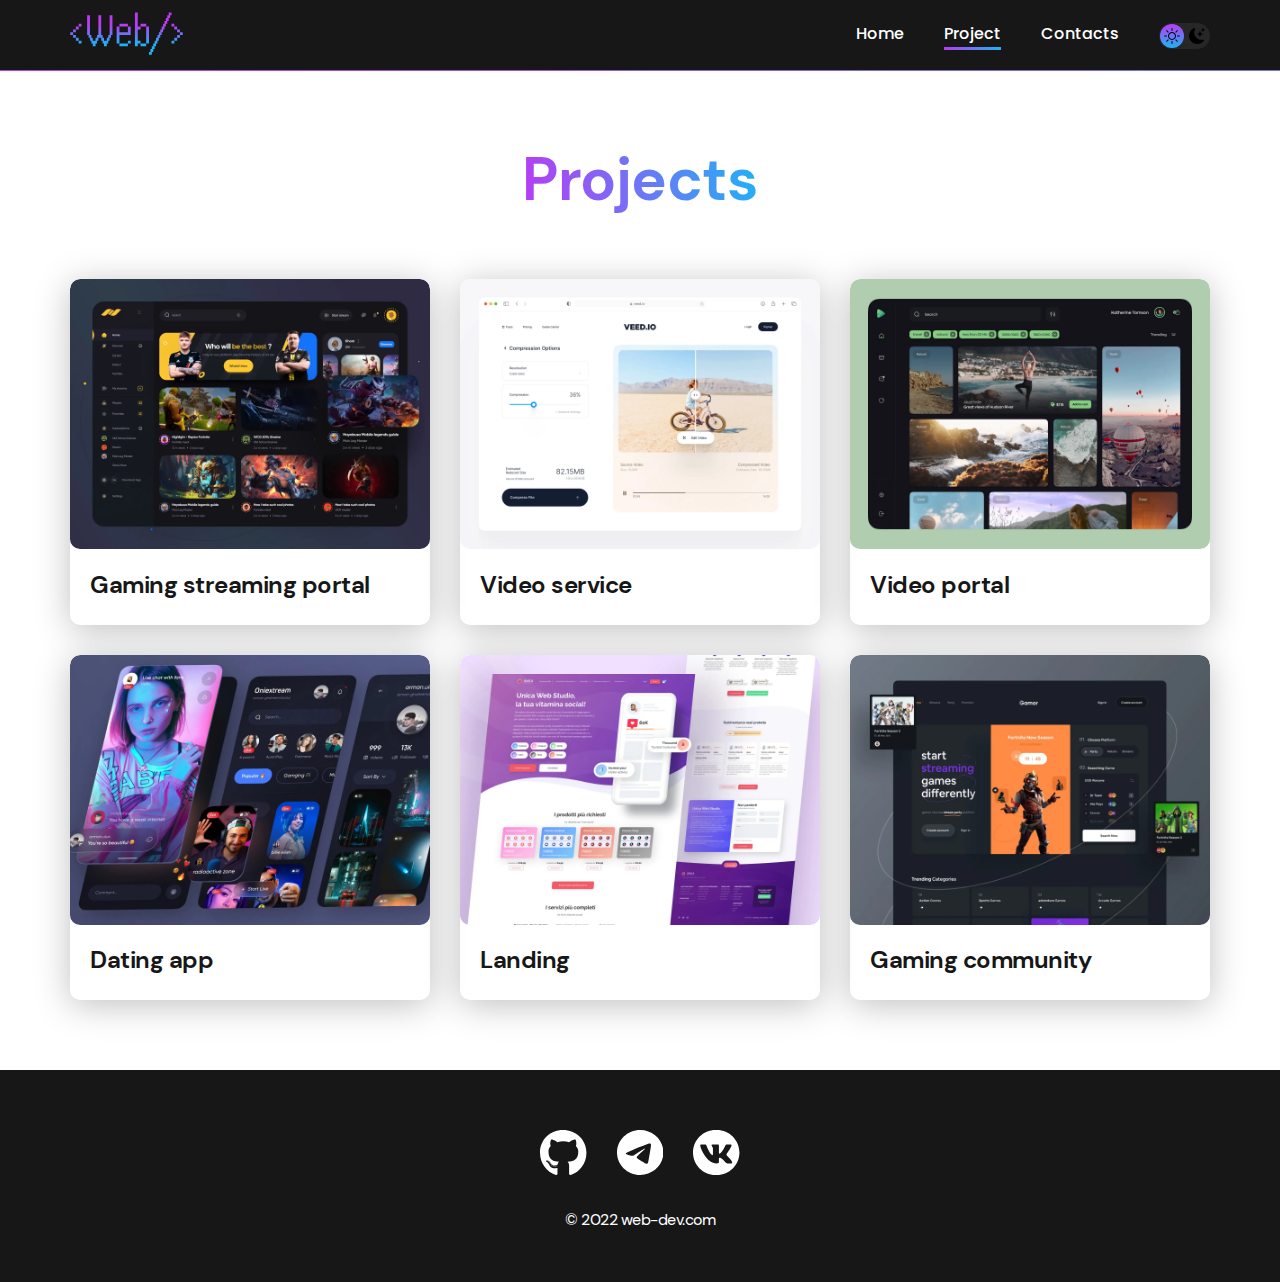
<file: skills.html>
<!DOCTYPE html><html lang="ru" class="page"><head><meta charset="UTF-8"><meta name="viewport" content="width=device-width,initial-scale=1"><meta http-equiv="X-UA-Compatible" content="ie=edge"><meta name="theme-color" content="#111111"><title>MyPortfolio</title><link rel="preload" href="fonts/DMSansBold.woff2" as="font" type="font/woff2" crossorigin><link rel="preload" href="fonts/DMSansMedium.woff2" as="font" type="font/woff2" crossorigin><link rel="preload" href="fonts/DMSansRegular.woff2" as="font" type="font/woff2" crossorigin><link rel="preload" href="fonts/PoppinsBold.woff2" as="font" type="font/woff2" crossorigin><link rel="preload" href="fonts/PoppinsMedium.woff2" as="font" type="font/woff2" crossorigin><link rel="preload" href="fonts/PoppinsRegular.woff2" as="font" type="font/woff2" crossorigin><link rel="stylesheet" href="css/vendor.css"><link rel="stylesheet" href="css/main.css"><script defer="defer" src="js/main.js"></script></head><body class="page__body"><div class="site-container"><header class="header"><div class="container header__inner"><a href="index.html" class="logo"><img loading="lazy" src="img/svg/logo9.svg" class="image" width="113" height="42" alt="logo"></a><div class="nav__box-inner"><nav class="nav" title="Меню"><ul class="nav__list list-reset"><li class="nav__item"><a href="index.html" class="nav__link" title="Проекты">Home</a></li><li class="nav__item"><a href="skills.html" class="nav__link" title="Скилы">Project</a></li><li class="nav__item"><a href="contacts.html" class="nav__link" title="Контакты">Contacts</a></li></ul></nav><button class="btn-reset dark__mode-btn"><img loading="lazy" src="img/svg/sun.svg" class="image" width="" height="" alt="light mode"> <img loading="lazy" src="img/svg/moon.svg" class="image" width="" height="" alt="dark mode"></button></div></div></header><section class="project"><div class="container project__wrapper"><h2 class="project__title">Projects</h2><div class="project__grid"><div class="project__item"><a href="project-page.html" class="project__link" title="Gaming streaming portal"><picture><source srcset="img/img1.webp" type="image/webp"><img loading="lazy" src="img/img1.jpg" class="image" width="" height="" alt="Project img"></picture><span>Gaming streaming portal</span></a></div><div class="project__item"><a href="project-page.html" class="project__link" title="Video service" target="_blank"><picture><source srcset="img/img2.webp" type="image/webp"><img loading="lazy" src="img/img2.jpg" class="image" width="" height="" alt="Project img"></picture><span>Video service</span></a></div><div class="project__item"><a href="project-page.html" class="project__link" title="Video portal" target="_blank"><picture><source srcset="img/img3.webp" type="image/webp"><img loading="lazy" src="img/img3.jpg" class="image" width="" height="" alt="Project img"></picture><span>Video portal</span></a></div><div class="project__item"><a href="project-page.html" class="project__link" title="Dating app" target="_blank"><picture><source srcset="img/img4.webp" type="image/webp"><img loading="lazy" src="img/img4.jpg" class="image" width="" height="" alt="Project img"></picture><span>Dating app</span></a></div><div class="project__item"><a href="project-page.html" class="project__link" title="Landing" target="_blank"><picture><source srcset="img/img5.webp" type="image/webp"><img loading="lazy" src="img/img5.jpg" class="image" width="" height="" alt="Project img"></picture><span>Landing</span></a></div><div class="project__item"><a href="project-page.html" class="project__link" title="Gaming community" target="_blank"><picture><source srcset="img/img6.webp" type="image/webp"><img loading="lazy" src="img/img6.jpg" class="image" width="" height="" alt="Project img"></picture><span>Gaming community</span></a></div></div></div></section><footer class="footer"><div class="container"><div class="footer__inner"><ul class="social list-reset" title=""><!-- <li class="social__item">
          <a href="#!" target="_blank" class="social__link _icon-vk" aria-label="моя страничка в Дискорде">
            <svg width="" height="" viewBox="0 0 32 31" fill="currentColor" xmlns="http://www.w3.org/2000/svg">
              <path fill-rule="evenodd" clip-rule="evenodd"
                d="M15.5 0C6.93959 0 0 6.93959 0 15.5C0 24.0604 6.93959 31 15.5 31H16.5C25.0604 31 32 24.0604 32 15.5C32 6.93959 25.0604 0 16.5 0H15.5ZM23.5122 9.03486C23.5244 9.03954 23.5344 9.04813 23.5404 9.05908C25.9884 12.4369 27.1975 16.2472 26.7454 20.6336C26.7449 20.6388 26.7437 20.6439 26.7419 20.6488C26.7406 20.6526 26.7388 20.6563 26.7366 20.6599C26.7318 20.6679 26.7251 20.6749 26.7172 20.6804C25.0787 21.8192 23.2452 22.6873 21.2955 23.2471C21.2817 23.2511 21.267 23.2509 21.2533 23.2465C21.2397 23.2422 21.2278 23.2339 21.2194 23.2229C20.8071 22.6861 20.4373 22.1216 20.1129 21.534C20.1085 21.5259 20.1059 21.517 20.1054 21.5078C20.1048 21.4987 20.1064 21.4896 20.1098 21.4811C20.1133 21.4726 20.1187 21.4648 20.1256 21.4584C20.1324 21.4519 20.1407 21.4469 20.1498 21.4437C20.7354 21.237 21.3013 20.9844 21.8416 20.6884C21.8514 20.6829 21.8596 20.6752 21.8655 20.666C21.8714 20.6569 21.8748 20.6465 21.8753 20.6358C21.8759 20.6251 21.8737 20.6144 21.8689 20.6047C21.864 20.5951 21.8567 20.5866 21.8476 20.5802C21.7331 20.5003 21.6194 20.4164 21.5109 20.3325C21.5011 20.325 21.4892 20.3202 21.4767 20.3188C21.4641 20.3174 21.4514 20.3193 21.44 20.3244C17.9343 21.8439 14.0936 21.8439 10.5459 20.3244C10.5345 20.3196 10.5219 20.3179 10.5096 20.3195C10.4972 20.3211 10.4855 20.3258 10.4759 20.3333C10.3674 20.4172 10.2537 20.5003 10.1401 20.5802C10.131 20.5867 10.1237 20.5952 10.119 20.6049C10.1142 20.6146 10.1121 20.6253 10.1127 20.636C10.1134 20.6467 10.1169 20.6571 10.1228 20.6662C10.1288 20.6753 10.1371 20.6829 10.1469 20.6884C10.6884 20.9819 11.2538 21.2347 11.8379 21.4444C11.847 21.4476 11.8553 21.4525 11.8622 21.4588C11.8691 21.4652 11.8745 21.4728 11.8781 21.4813C11.8816 21.4898 11.8832 21.4988 11.8828 21.5079C11.8823 21.517 11.8798 21.5259 11.8754 21.534C11.5565 22.1249 11.1861 22.6901 10.7681 23.2238C10.7595 23.2346 10.7476 23.2425 10.734 23.2467C10.7204 23.2509 10.7057 23.2511 10.692 23.2472C8.74586 22.6855 6.91552 21.8175 5.27911 20.6804C5.27125 20.6747 5.26471 20.6675 5.25986 20.6593C5.25502 20.6511 5.25197 20.6421 5.25091 20.6328C4.87325 16.8387 5.64309 12.9969 8.45339 9.05829C8.46026 9.04786 8.47041 9.03968 8.48244 9.0349C9.88773 8.42921 11.371 7.99764 12.8949 7.75106C12.9087 7.74901 12.9229 7.75092 12.9356 7.75654C12.9482 7.76216 12.9588 7.77122 12.9658 7.78254C13.1725 8.12554 13.3587 8.47898 13.5238 8.84125C15.1664 8.60726 16.8371 8.60726 18.4796 8.84125C18.6436 8.4799 18.827 8.12655 19.0289 7.78254C19.0357 7.77097 19.0462 7.76169 19.059 7.75604C19.0717 7.75039 19.086 7.74864 19.0998 7.75106C20.6236 7.99816 22.1068 8.42969 23.5122 9.03486ZM10.4571 16.273C10.4571 17.4027 11.3372 18.3226 12.4053 18.3226C13.4903 18.3226 14.3534 17.4027 14.3534 16.2729C14.3705 15.1513 13.4989 14.2234 12.4053 14.2234C11.3201 14.2234 10.4571 15.1433 10.4571 16.273ZM17.6601 16.273C17.6601 17.4027 18.5402 18.3226 19.6082 18.3226C20.702 18.3226 21.5564 17.4027 21.5564 16.2729C21.5735 15.1513 20.702 14.2234 19.6082 14.2234C18.5231 14.2234 17.6601 15.1433 17.6601 16.273Z" />
            </svg>
          </a>
        </li> --><li class="social__item"><a href="#!" target="_blank" class="social__link" aria-label="моя страничка в Гитхабе"><svg width="" height="" viewBox="0 0 32 31" fill="currentColor" xmlns="http://www.w3.org/2000/svg"><path d="M10.7032 24.9612C10.7032 25.0893 10.5549 25.1919 10.3677 25.1919C10.1549 25.2112 10.0065 25.1086 10.0065 24.9612C10.0065 24.8329 10.1549 24.7304 10.3419 24.7304C10.5355 24.7112 10.7032 24.8137 10.7032 24.9612ZM8.69676 24.6727C8.65162 24.8008 8.78063 24.9483 8.97423 24.9868C9.1419 25.0509 9.33549 24.9868 9.37423 24.8586C9.41288 24.7304 9.29036 24.583 9.09676 24.5252C8.92901 24.4804 8.74189 24.5445 8.69676 24.6727ZM11.5484 24.5637C11.3613 24.6086 11.2323 24.7304 11.2516 24.8778C11.271 25.006 11.4387 25.0893 11.6323 25.0445C11.8194 24.9996 11.9484 24.8778 11.929 24.7496C11.9096 24.6278 11.7355 24.5445 11.5484 24.5637ZM15.7935 0C6.84516 0 0 6.74989 0 15.6407C0 22.7496 4.50323 28.8329 10.9355 30.9739C11.7613 31.1213 12.0516 30.6149 12.0516 30.1982C12.0516 29.8008 12.0323 27.6085 12.0323 26.2624C12.0323 26.2624 7.51613 27.2239 6.56774 24.3521C6.56774 24.3521 5.83226 22.4868 4.77419 22.006C4.77419 22.006 3.29677 20.9997 4.87742 21.0189C4.87742 21.0189 6.48387 21.1471 7.36774 22.6727C8.78063 25.147 11.1484 24.4355 12.071 24.0124C12.2194 22.9868 12.6387 22.2753 13.1032 21.8522C9.49676 21.4547 5.85806 20.9356 5.85806 14.769C5.85806 13.0062 6.34839 12.1216 7.38065 10.9934C7.2129 10.5767 6.66451 8.85883 7.54839 6.64092C8.89676 6.22425 12 8.37162 12 8.37162C13.2904 8.01269 14.6774 7.8268 16.0516 7.8268C17.4258 7.8268 18.8129 8.01269 20.1032 8.37162C20.1032 8.37162 23.2065 6.21785 24.5549 6.64092C25.4387 8.86527 24.8904 10.5767 24.7226 10.9934C25.7549 12.128 26.3871 13.0126 26.3871 14.769C26.3871 20.9548 22.5871 21.4484 18.9806 21.8522C19.5742 22.3586 20.0774 23.3202 20.0774 24.8265C20.0774 26.9867 20.0581 29.6598 20.0581 30.1854C20.0581 30.6021 20.3549 31.1084 21.1742 30.961C27.6258 28.8329 32 22.7496 32 15.6407C32 6.74989 24.7419 0 15.7935 0ZM6.27096 22.1086C6.1871 22.1727 6.20645 22.3201 6.31613 22.442C6.41935 22.5445 6.56774 22.5894 6.65161 22.506C6.73549 22.442 6.71613 22.2945 6.60645 22.1727C6.50323 22.0701 6.35484 22.0253 6.27096 22.1086ZM5.5742 21.5894C5.52904 21.6727 5.59355 21.7753 5.72258 21.8394C5.82581 21.9035 5.95484 21.8842 6 21.7945C6.04516 21.7112 5.98065 21.6086 5.85161 21.5445C5.72258 21.506 5.61935 21.5253 5.5742 21.5894ZM7.66451 23.8714C7.56129 23.9547 7.6 24.1471 7.74839 24.2688C7.89677 24.4163 8.08387 24.4355 8.16774 24.333C8.25161 24.2496 8.2129 24.0573 8.08387 23.9355C7.94194 23.788 7.74839 23.7689 7.66451 23.8714ZM6.92904 22.9291C6.82581 22.9933 6.82581 23.1598 6.92904 23.3074C7.03226 23.4548 7.20645 23.5189 7.29032 23.4548C7.39355 23.3714 7.39355 23.2048 7.29032 23.0573C7.2 22.9099 7.03226 22.8457 6.92904 22.9291Z"/></svg></a></li><!-- <li class="social__item">
          <a href="#!" target="_blank" class="social__link" aria-label="моя страничка в Инстаграме">
            <svg width="" height="" viewBox="0 0 32 31" fill="currentColor" xmlns="http://www.w3.org/2000/svg">
              <path fill-rule="evenodd" clip-rule="evenodd"
                d="M15.5 0C6.93959 0 0 6.93959 0 15.5C0 24.0604 6.93959 31 15.5 31H16.5C25.0604 31 32 24.0604 32 15.5C32 6.93959 25.0604 0 16.5 0H15.5ZM11.3881 15C11.3881 12.4455 13.4481 10.385 16.002 10.385C18.556 10.385 20.616 12.4455 20.616 15C20.616 17.5545 18.556 19.615 16.002 19.615C13.4481 19.615 11.3881 17.5545 11.3881 15ZM13.0023 15C13.0023 16.6548 14.3516 18.0003 16.002 18.0003C17.6524 18.0003 19.0017 16.6548 19.0017 15C19.0017 13.3452 17.6564 11.9997 16.002 11.9997C14.3476 11.9997 13.0023 13.3452 13.0023 15ZM20.8047 11.2727C21.399 11.2727 21.8809 10.7947 21.8809 10.1963C21.8809 9.60181 21.399 9.11983 20.8047 9.11983C20.2104 9.11983 19.7285 9.60181 19.7285 10.1963C19.7285 10.7907 20.2064 11.2727 20.8047 11.2727ZM23.4831 7.51724C24.5392 8.56956 24.8685 9.84682 24.9368 11.2887C25.0211 12.7749 25.0211 17.2251 24.9368 18.7113C24.8645 20.1532 24.5352 21.4304 23.4831 22.4828C22.431 23.5391 21.1541 23.8685 19.7125 23.9367C18.2266 24.0211 13.7734 24.0211 12.2875 23.9367C10.846 23.8644 9.57301 23.5351 8.5169 22.4828C7.46079 21.4304 7.13151 20.1532 7.06325 18.7113C6.97892 17.2251 6.97892 12.7708 7.06325 11.2847C7.13553 9.8428 7.46079 8.56555 8.5169 7.51322C9.57301 6.4609 10.85 6.13154 12.2875 6.06326C13.7734 5.97891 18.2266 5.97891 19.7125 6.06326C21.1541 6.13556 22.431 6.46491 23.4831 7.51724ZM21.3066 22.0169C22.0977 21.6996 22.7041 21.0931 23.0173 20.3058C23.4203 19.293 23.3978 17.0775 23.3833 15.6414C23.3809 15.4031 23.3787 15.1863 23.3787 15C23.3787 14.8137 23.3809 14.5969 23.3833 14.3587C23.3978 12.9233 23.4202 10.7104 23.0173 9.69419C22.7001 8.90294 22.0937 8.29644 21.3066 7.98315C20.2908 7.58227 18.0651 7.60362 16.6297 7.6174C16.3968 7.61963 16.1847 7.62167 16.002 7.62167C15.8157 7.62167 15.599 7.61947 15.3609 7.61706C13.9258 7.60251 11.7134 7.58009 10.6974 7.98315C9.9063 8.30046 9.29994 8.90695 8.98673 9.69419C8.58593 10.7102 8.60728 12.9365 8.62105 14.3722C8.62329 14.6051 8.62532 14.8173 8.62532 15C8.62532 15.1863 8.62312 15.4031 8.62071 15.6412C8.60617 17.0766 8.58376 19.2896 8.98673 20.3058C9.30396 21.0971 9.91032 21.7036 10.6974 22.0169C11.7132 22.4178 13.939 22.3964 15.3744 22.3826C15.6072 22.3804 15.8193 22.3784 16.002 22.3784C16.1883 22.3784 16.405 22.3806 16.6431 22.383C18.0782 22.3975 20.2906 22.4199 21.3066 22.0169Z" />
            </svg>
          </a>
        </li> --><li class="social__item"><a href="https://t.me/ProgrammerJS" target="_blank" class="social__link" aria-label="моя страничка в Телеграме"><svg width="" height="" viewBox="0 0 32 31" fill="currentColor" xmlns="http://www.w3.org/2000/svg"><path d="M16 0C7.16342 0 0 6.93956 0 15.5C0 24.0604 7.16342 31 16 31C24.8366 31 32 24.0604 32 15.5C32 6.93956 24.8366 0 16 0ZM23.4163 10.5413C23.1755 12.9922 22.1336 18.9399 21.6034 21.685C21.3791 22.8465 20.9374 23.236 20.5099 23.2741C19.5809 23.3569 18.8752 22.6792 17.9753 22.1077C16.5671 21.2135 15.7715 20.6568 14.4046 19.7842C12.8249 18.7757 13.849 18.2217 14.7492 17.3154C14.9848 17.0784 19.0787 13.4711 19.1579 13.1438C19.1678 13.1029 19.1773 12.9501 19.0835 12.8698C18.9897 12.7896 18.8519 12.8168 18.7522 12.8386C18.611 12.8696 16.3614 14.3101 12.0033 17.1599C11.3648 17.5847 10.7864 17.7916 10.2682 17.7808C9.6969 17.7689 8.598 17.4679 7.78103 17.2106C6.77903 16.8951 5.98264 16.7283 6.052 16.1924C6.08813 15.9133 6.4849 15.6279 7.24232 15.3362C11.9067 13.3675 15.0169 12.0696 16.5732 11.4424C21.0165 9.652 21.9398 9.341 22.5416 9.33062C22.674 9.3285 22.9699 9.36025 23.1616 9.51094C23.2891 9.61828 23.3704 9.76808 23.3894 9.93069C23.4218 10.1326 23.4309 10.3374 23.4163 10.5413V10.5413Z"/></svg></a></li><li class="social__item"><a href="https://vk.com/codecat_fluffy" target="_blank" class="social__link" aria-label="моя страничка в ВКонтакте"><svg width="" height="" viewBox="0 0 32 31" fill="currentColor" xmlns="http://www.w3.org/2000/svg"><linearGradient id="g1" gradientUnits="userSpaceOnUse" x1="10.9111" y1="0.0449" x2="12.9916" y2="23.8254"><stop offset="0" style="stop-color:#bb3af4"/><stop offset="1" style="stop-color:#1eb3f6"/></linearGradient><path fill-rule="evenodd" clip-rule="evenodd" d="M15.5 0C6.93959 0 0 6.93959 0 15.5C0 24.0604 6.93959 31 15.5 31H16.5C25.0604 31 32 24.0604 32 15.5C32 6.93959 25.0604 0 16.5 0H15.5ZM25.7716 10C26.4986 10 26.6497 10.3738 26.4986 10.8816C26.1964 12.275 23.2599 16.3863 23.2558 16.3904C23.0027 16.7966 22.9005 16.9997 23.2558 17.4547C23.2825 17.4921 23.418 17.6299 23.6228 17.8381C24.4847 18.7144 26.5742 20.8388 26.9438 21.9844C27.1439 22.6588 26.7967 23 26.1106 23H23.7051C23.0626 23 22.7384 22.6414 22.0365 21.8651C21.7389 21.5359 21.3735 21.1317 20.8871 20.6478C19.4576 19.2788 18.8451 19.1 18.4897 19.1C17.8379 19.1 17.8395 19.2845 17.8549 21.0007C17.8576 21.306 17.8608 21.6598 17.8608 22.0697C17.8608 22.6588 17.6729 23 16.1414 23C13.5929 23 10.7912 21.4603 8.80228 18.6207C5.81681 14.4606 5 11.3122 5 10.6784C5 10.3209 5.13886 10 5.82498 10H8.23051C8.8472 10 9.08 10.2681 9.31688 10.9303C10.4931 14.3428 12.478 17.3247 13.2948 17.3247C13.6011 17.3247 13.74 17.1825 13.74 16.4106V12.8844C13.6844 11.8796 13.3321 11.4448 13.0713 11.123C12.9104 10.9243 12.7842 10.7686 12.7842 10.5484C12.7842 10.2844 13.013 10 13.3969 10H17.1787C17.6851 10 17.8567 10.2722 17.8567 10.8816V15.6225C17.8567 16.1303 18.0895 16.3091 18.2406 16.3091C18.5469 16.3091 18.8042 16.1303 19.3637 15.5738C21.0954 13.6481 22.3206 10.6784 22.3206 10.6784C22.4717 10.3209 22.7535 10 23.3661 10H25.7716Z"/></svg></a></li></ul><p class="copyright">© 2022 web-dev.com</p></div></div></footer></div></body></html>
</file>
<file: css/main.css>
:root{--font-family:"DMSans","Poppins",sans-serif;--content-width:1140px;--container-offset:15px;--container-width:calc(var(--content-width) + (var(--container-offset) * 2));--main-font:"DMSans";--sec-font:"Poppins";--light-color:#fff;--dark-color:#171718;--main-color:linear-gradient(
    180deg,
    rgba(187, 58, 244, 1) 0%,
    rgba(30, 179, 246, 1) 100%
  );--sec-color:linear-gradient(
    80deg,
    rgba(187, 58, 244, 1) 0%,
    rgba(30, 179, 246, 1) 100%
  );--page-bg:var(--light-color);--text-color:var(--dark-color)}.dark{--page-bg:#252526;--text-color:var(--light-color)}.custom-checkbox__field:checked+.custom-checkbox__content::after{opacity:1}.custom-checkbox__field:focus+.custom-checkbox__content::before{outline:red solid 2px;outline-offset:2px}.custom-checkbox__field:disabled+.custom-checkbox__content{opacity:.4;pointer-events:none}@font-face{font-family:DMSans;src:url(../fonts/DMSansBold.woff2) format("woff2");font-weight:700;font-display:swap;font-style:normal}@font-face{font-family:DMSans;src:url(../fonts/DMSansMedium.woff2) format("woff2");font-weight:500;font-display:swap;font-style:normal}@font-face{font-family:DMSans;src:url(../fonts/DMSansRegular.woff2) format("woff2");font-weight:400;font-display:swap;font-style:normal}@font-face{font-family:Poppins;src:url(../fonts/PoppinsBold.woff2) format("woff2");font-weight:700;font-display:swap;font-style:normal}@font-face{font-family:Poppins;src:url(../fonts/PoppinsMedium.woff2) format("woff2");font-weight:500;font-display:swap;font-style:normal}@font-face{font-family:Poppins;src:url(../fonts/PoppinsRegular.woff2) format("woff2");font-weight:400;font-display:swap;font-style:normal}html{-webkit-box-sizing:border-box;box-sizing:border-box}*,::after,::before{-webkit-box-sizing:inherit;box-sizing:inherit}.page{height:100vh;font-family:var(--font-family,sans-serif);-webkit-text-size-adjust:100%}.page__body{margin:0;min-width:320px;min-height:100vh;font-size:16px;background-color:var(--page-bg);color:var(--text-color)}img{height:auto;max-width:100%;-o-object-fit:cover;object-fit:cover}a{text-decoration:none}.site-container{overflow:hidden}.is-hidden{display:none!important}.btn-reset{border:none;padding:0;background-color:transparent;cursor:pointer}.list-reset{list-style:none;margin:0;padding:0}.input-reset{-webkit-appearance:none;-moz-appearance:none;appearance:none;border:none;border-radius:0;background-color:#fff}.input-reset::-webkit-search-cancel-button,.input-reset::-webkit-search-decoration,.input-reset::-webkit-search-results-button,.input-reset::-webkit-search-results-decoration{display:none}.visually-hidden{position:absolute;overflow:hidden;margin:-1px;border:0;padding:0;width:1px;height:1px;clip:rect(0 0 0 0)}.container{margin:0 auto;padding:0 var(--container-offset);max-width:var(--container-width)}.js-focus-visible :focus:not(.focus-visible){outline:0}.centered{text-align:center}.dis-scroll{position:fixed;left:0;top:0;overflow:hidden;width:100%;height:100vh;-ms-scroll-chaining:none;overscroll-behavior:none}.page--ios .dis-scroll{position:relative}.header{position:relative;background-color:var(--dark-color);padding:12px 0}.header::after{position:absolute;content:"";left:0;bottom:0;width:100%;height:1px;background:var(--sec-color);background-size:200%;-webkit-animation:1s linear infinite alternate animLine;animation:1s linear infinite alternate animLine}.header__inner{display:-webkit-box;display:-ms-flexbox;display:flex;-webkit-box-align:center;-ms-flex-align:center;align-items:center;-webkit-box-pack:justify;-ms-flex-pack:justify;justify-content:space-between}@-webkit-keyframes animLine{0%,100%{background-position:0}50%{background-position:100%}}@keyframes animLine{0%,100%{background-position:0}50%{background-position:100%}}@media (max-width:576px){.header__inner{-webkit-box-orient:vertical;-webkit-box-direction:normal;-ms-flex-direction:column;flex-direction:column}.logo{margin-bottom:20px}}.nav__list{display:-webkit-box;display:-ms-flexbox;display:flex;-webkit-box-align:center;-ms-flex-align:center;align-items:center;-webkit-box-pack:justify;-ms-flex-pack:justify;justify-content:space-between}@media (max-width:576px){.nav__list{display:-webkit-box;display:-ms-flexbox;display:flex;-webkit-box-align:center;-ms-flex-align:center;align-items:center;-webkit-box-pack:center;-ms-flex-pack:center;justify-content:center}}.nav__item:not(:last-child){margin-right:40px}.nav__link{position:relative;display:block;font-family:var(--sec-font);font-weight:500;font-size:16px;line-height:24px;color:var(--light-color);overflow:hidden;padding-bottom:4px}@media (max-width:478px){.nav__item:not(:last-child){margin-right:20px}.nav__link{font-size:12px}}.nav__link::after{position:absolute;content:"";left:-100%;bottom:0;width:100%;height:3px;background:var(--sec-color);-webkit-transition:.3s ease-in-out;-o-transition:.3s ease-in-out;transition:.3s ease-in-out}.nav__link--active::after,.nav__link:hover::after{left:0}.nav__box-inner{display:-webkit-box;display:-ms-flexbox;display:flex;-webkit-box-align:center;-ms-flex-align:center;align-items:center;-webkit-box-pack:justify;-ms-flex-pack:justify;justify-content:space-between}.btn{font-family:var(--main-font);font-weight:500;font-size:16px;line-height:24px;text-align:center;letter-spacing:.15px;background:var(--main-color);border-radius:5px;padding:12px 28px}.dark__mode-btn{position:relative;display:-webkit-box;display:-ms-flexbox;display:flex;-webkit-box-align:center;-ms-flex-align:center;align-items:center;-webkit-box-pack:justify;-ms-flex-pack:justify;justify-content:space-between;width:51px;height:26px;padding:5px;border-radius:50px;background-color:#272727;-webkit-box-ordinal-group:10;-ms-flex-order:9;order:9;margin-left:40px}@media (max-width:576px){.dark__mode-btn{-webkit-box-ordinal-group:1;-ms-flex-order:0;order:0;margin-left:20px}}.dark__mode-btn img{position:relative;z-index:9}.dark__mode-btn::before{content:"";position:absolute;top:1px;left:1px;display:block;width:24px;height:24px;border-radius:50%;background:var(--main-color);-webkit-transition:left .3s ease-in-out;-o-transition:left .3s ease-in-out;transition:left .3s ease-in-out}.dark__mode-btn--active::before{left:26px}.footer{padding-top:60px;padding-bottom:50px;background-color:var(--dark-color);position:relative;bottom:0}.footer__inner{display:-webkit-box;display:-ms-flexbox;display:flex;-webkit-box-align:center;-ms-flex-align:center;align-items:center;-webkit-box-pack:center;-ms-flex-pack:center;justify-content:center;-webkit-box-orient:vertical;-webkit-box-direction:normal;-ms-flex-direction:column;flex-direction:column}.copyright{margin:0;font-weight:400;font-size:16px;line-height:150%;text-align:center;letter-spacing:-.5px;color:var(--light-color)}.social{display:-webkit-box;display:-ms-flexbox;display:flex;-webkit-box-align:center;-ms-flex-align:center;align-items:center;-webkit-box-pack:justify;-ms-flex-pack:justify;justify-content:space-between;margin-bottom:28px}.social__item:not(:last-child){margin-right:30px}.social__link{display:block;color:var(--light-color)}.social__link svg{width:100%;height:45px}.social__link svg:hover path{fill:url(#g1)}.hero{background-color:var(--dark-color);padding:34px 0;margin-bottom:70px}.hero__content{min-height:690px;display:-webkit-box;display:-ms-flexbox;display:flex;-webkit-box-align:center;-ms-flex-align:center;align-items:center;-webkit-box-pack:center;-ms-flex-pack:center;justify-content:center;-webkit-box-orient:vertical;-webkit-box-direction:normal;-ms-flex-direction:column;flex-direction:column;background-image:url(../img/Abstract.png);background-repeat:no-repeat;background-size:auto;background-position:center center}.hero__title{margin:0 0 20px;font-family:var(--main-font);font-weight:700;font-size:40px;line-height:140%;text-align:center;letter-spacing:-.5px;color:#fafafa}.hero__title strong{font-size:60px}.hero__title span{background:var(--sec-color);-webkit-background-clip:text;-webkit-text-fill-color:transparent;color:#1eb3f6}.hero__text{margin:0 0 40px;font-family:var(--main-font);font-weight:500;font-size:18px;line-height:24px;text-align:center;letter-spacing:-.5px;color:var(--light-color)}.project{margin:70px 0}.project__wrapper{display:-webkit-box;display:-ms-flexbox;display:flex;-webkit-box-align:center;-ms-flex-align:center;align-items:center;-webkit-box-pack:center;-ms-flex-pack:center;justify-content:center;-webkit-box-orient:vertical;-webkit-box-direction:normal;-ms-flex-direction:column;flex-direction:column}.project__title{display:inline-block;margin:0 0 60px;font-weight:700;font-size:60px;line-height:130%;text-align:center;letter-spacing:-.5px;background:var(--sec-color);-webkit-background-clip:text;-webkit-text-fill-color:transparent;color:#1eb3f6}.project__grid{width:100%;display:-ms-grid;display:grid;-ms-grid-columns:(3fr)[3];grid-template-columns:repeat(3,3fr);grid-gap:30px}@media (max-width:900px){.project__title{font-size:40px}.project__grid{-ms-grid-columns:(3fr)[2];grid-template-columns:repeat(2,3fr)}}@media (max-width:576px){.social__link svg{height:30px}.project__title{font-size:35px}.project__grid{-ms-grid-columns:(3fr)[1];grid-template-columns:repeat(1,3fr)}}.project__item{overflow:hidden;-webkit-box-shadow:0 5px 35px rgba(0,0,0,.25);box-shadow:0 5px 35px rgba(0,0,0,.25);border-radius:10px}.project__link{display:block}.project__link:hover span{background:var(--sec-color);-webkit-background-clip:text;-webkit-text-fill-color:transparent;color:#1eb3f6}.project__link:hover img{-webkit-transform:scale(1.1);-ms-transform:scale(1.1);transform:scale(1.1)}.project__link img{border-radius:10px;-webkit-transform:scale(1);-ms-transform:scale(1);transform:scale(1);-webkit-transition:.3s ease-in-out;-o-transition:.3s ease-in-out;transition:.3s ease-in-out}.project__link span{-webkit-transition:.3s ease-in-out;-o-transition:.3s ease-in-out;transition:.3s ease-in-out;display:block;padding:15px 20px 25px;font-weight:700;font-size:24px;line-height:130%;letter-spacing:-.5px;color:var(--dark-color);white-space:nowrap;overflow:hidden;-o-text-overflow:ellipsis;text-overflow:ellipsis}body.dark .project__item:hover{-webkit-box-shadow:0 5px 35px rgba(255,255,255,.25);box-shadow:0 5px 35px rgba(255,255,255,.25)}body.dark .project__item{background:var(--dark-color)}body.dark .project__link span{color:var(--light-color)}.page-inner{margin-top:70px;margin-bottom:70px;display:-webkit-box;display:-ms-flexbox;display:flex;-webkit-box-orient:vertical;-webkit-box-direction:normal;-ms-flex-direction:column;flex-direction:column;-webkit-box-pack:center;-ms-flex-pack:center;justify-content:center;-webkit-box-align:center;-ms-flex-align:center;align-items:center}.page-inner__title{margin:0 0 40px;font-weight:700;font-size:60px;line-height:130%;text-align:center;letter-spacing:-.5px;background:var(--main-color);-webkit-background-clip:text;-webkit-text-fill-color:transparent;color:#1eb3f6}@media (max-width:900px){.project__link span{font-size:20px}.page-inner__title{font-size:40px}}@media (max-width:576px){.page-inner__title{font-size:30px}}.page-inner .image{background:url(02-big.jpg);-webkit-filter:drop-shadow(0 5px 35px rgba(0, 0, 0, .25));filter:drop-shadow(0 5px 35px rgba(0, 0, 0, .25));border-radius:10px;margin-bottom:40px}.page-inner__list{display:-webkit-box;display:-ms-flexbox;display:flex;-webkit-box-align:center;-ms-flex-align:center;align-items:center;-webkit-box-pack:center;-ms-flex-pack:center;justify-content:center;font-weight:700;font-size:24px;line-height:130%;text-align:center;letter-spacing:-.5px;margin-bottom:30px}@media (max-width:576px){.page-inner__list{font-size:16px}}.page-inner__item:not(:last-child){margin-right:5px}.page-inner__btn{padding:12px 20px;display:-webkit-box;display:-ms-flexbox;display:flex;-webkit-box-align:center;-ms-flex-align:center;align-items:center;-webkit-box-pack:justify;-ms-flex-pack:justify;justify-content:space-between;background:0 0;border:2px solid;border-radius:10px}.page-inner__btn svg{margin-right:10px}body.dark .page-inner__btn{color:var(--light-color);border:2px solid var(--light-color)}.skills__backend,.skills__frontend{margin-bottom:40px}.skills__frontend{max-width:570px}.skills__backend{max-width:320px}.skills__title{margin:0 0 20px;font-family:var(--main-font);font-style:normal;font-weight:700;font-size:40px;line-height:130%;text-align:center;letter-spacing:-.5px}@media (max-width:576px){.skills__title{font-size:20px}}.skills__list{display:-webkit-box;display:-ms-flexbox;display:flex;-webkit-box-pack:center;-ms-flex-pack:center;justify-content:center;-webkit-box-align:center;-ms-flex-align:center;align-items:center;text-align:center;-ms-flex-wrap:wrap;flex-wrap:wrap}.skills__item{font-weight:400;font-size:18px;line-height:150%;text-align:center;letter-spacing:-.5px}@media (max-width:576px){.skills__item{font-size:16px}}.skills__item:not(:last-child){margin-right:5px}.contacts__list{display:-webkit-box;display:-ms-flexbox;display:flex;-webkit-box-pack:center;-ms-flex-pack:center;justify-content:center;-webkit-box-align:center;-ms-flex-align:center;align-items:center;-webkit-box-orient:vertical;-webkit-box-direction:normal;-ms-flex-direction:column;flex-direction:column;text-align:center}.contacts__list dt{margin:0 0 20px;font-weight:700;font-size:40px;line-height:130%;text-align:center;letter-spacing:-.5px}.contacts__list dd{margin:0 0 40px;font-weight:400;font-size:18px;line-height:150%;text-align:center;letter-spacing:-.5px}.contacts__list dd a{color:inherit}
</file>
